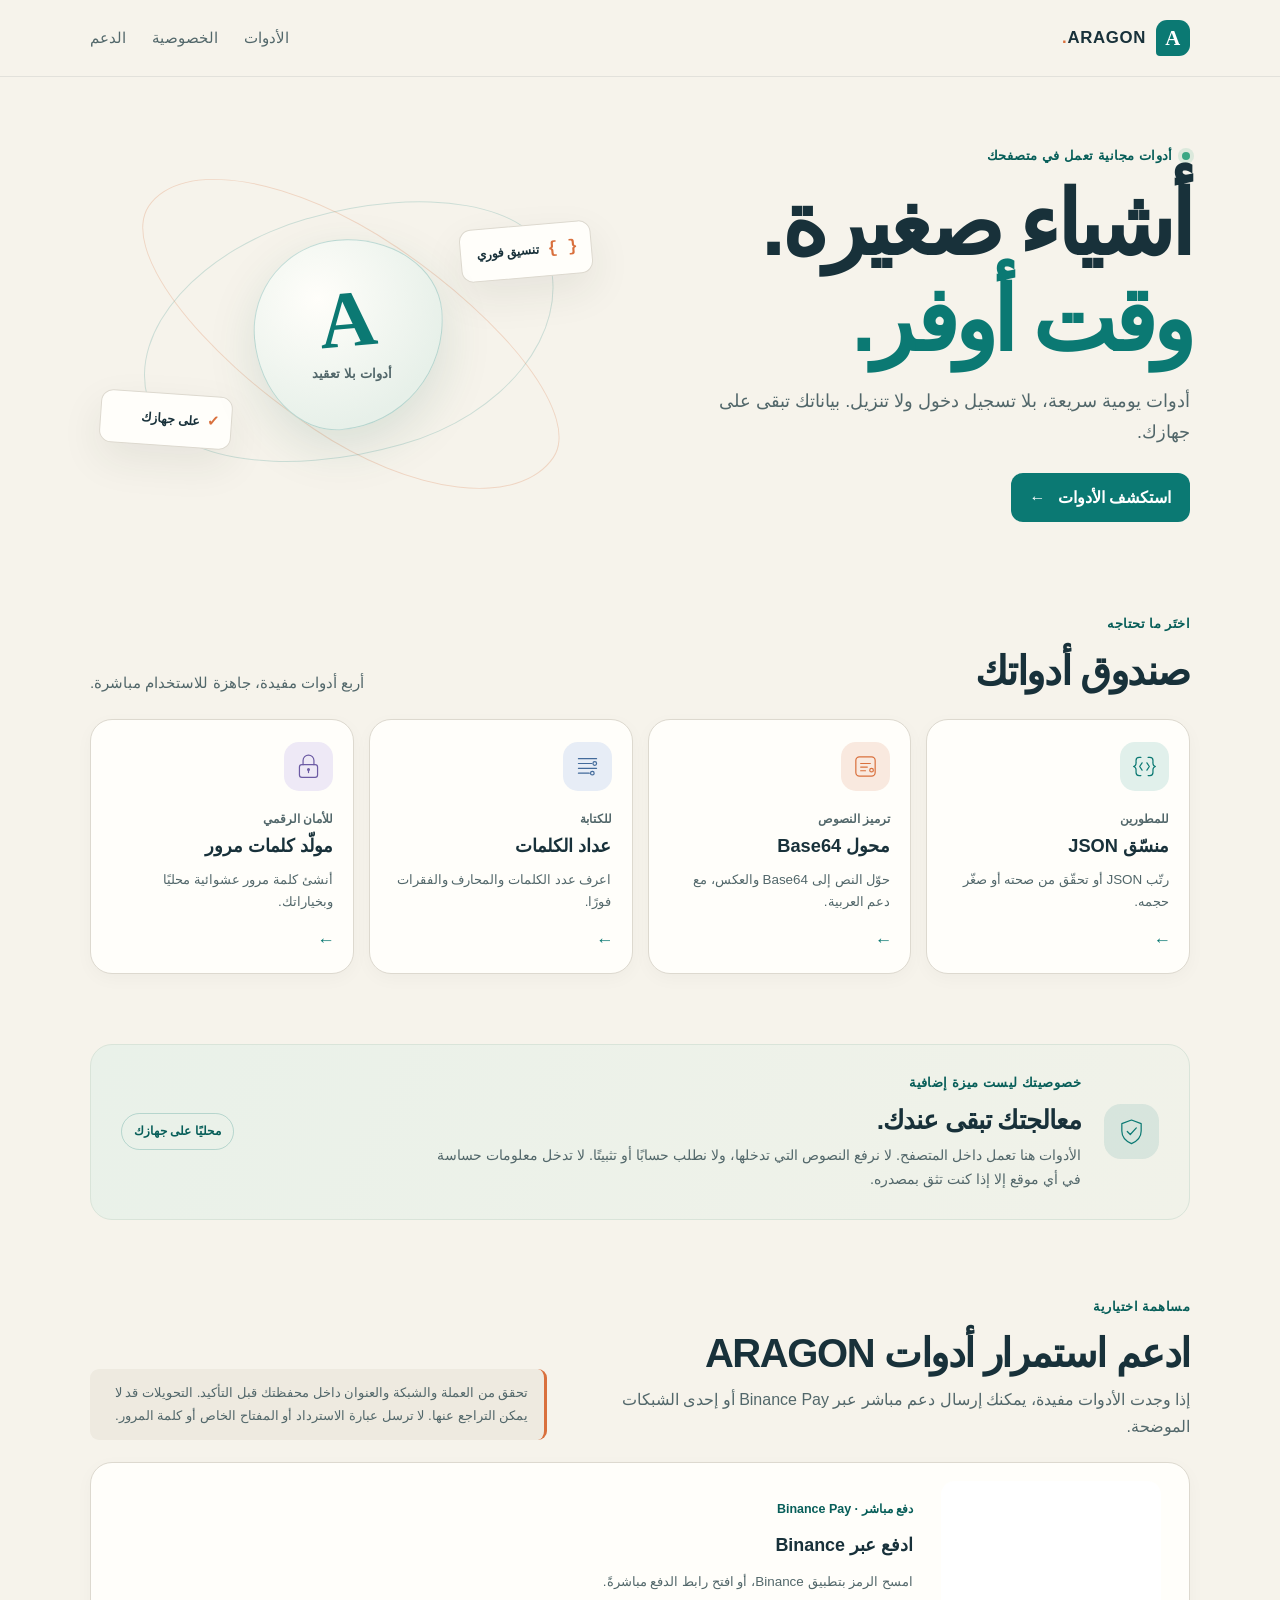
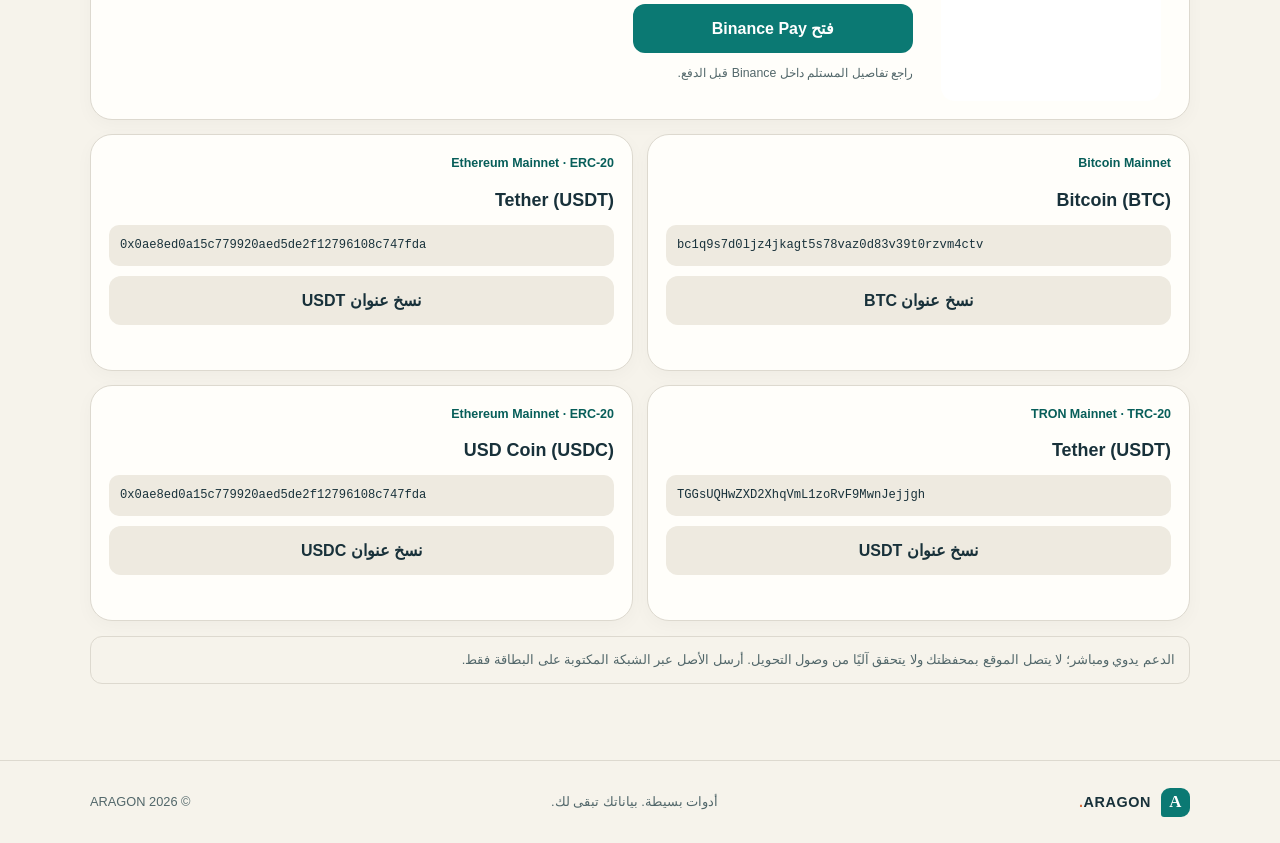
<file: index.html>
<!doctype html>
<html lang="ar" dir="rtl">
<head>
  <meta charset="utf-8">
  <meta name="viewport" content="width=device-width, initial-scale=1">
  <meta name="theme-color" content="#f6f3eb">
  <meta name="description" content="أدوات ويب مجانية وسريعة تحترم خصوصيتك. تعمل محليًا في متصفحك دون حساب أو خادم.">
  <meta http-equiv="Content-Security-Policy" content="default-src 'self'; base-uri 'self'; object-src 'none'; form-action 'none'; script-src 'self'; style-src 'self'; img-src 'self' data:; font-src 'self'; connect-src 'none'; frame-src 'none'">
  <title>ARAGON — أدوات صغيرة، إنجاز أسرع</title>
  <link rel="icon" href="./assets/img/favicon.svg" type="image/svg+xml">
  <link rel="stylesheet" href="./assets/css/site.css">
  <script src="./assets/js/shared.js" defer></script>
</head>
<body>
  <a class="skip-link" href="#main">تجاوز إلى المحتوى</a>
  <header class="site-header">
    <div class="header-inner">
      <a class="brand" href="./index.html" aria-label="ARAGON — الصفحة الرئيسية"><span class="brand-mark" aria-hidden="true">A</span><span>ARAGON<span class="brand-dot">.</span></span></a>
      <nav class="main-nav" aria-label="التنقل الرئيسي">
        <a class="nav-link" href="#tools">الأدوات</a>
        <a class="nav-link" href="#privacy">الخصوصية</a>
        <a class="nav-link" href="#support">الدعم</a>
      </nav>
    </div>
  </header>

  <main id="main">
    <section class="hero wrap" aria-labelledby="hero-title">
      <div class="hero-copy">
        <p class="eyebrow"><span class="status-dot" aria-hidden="true"></span> أدوات مجانية تعمل في متصفحك</p>
        <h1 id="hero-title">أشياء صغيرة.<br><span class="accent-text">وقت أوفر.</span></h1>
        <p class="hero-lede">أدوات يومية سريعة، بلا تسجيل دخول ولا تنزيل. بياناتك تبقى على جهازك.</p>
        <a class="button button-primary" href="#tools">استكشف الأدوات <span aria-hidden="true">←</span></a>
      </div>
      <div class="hero-art" aria-hidden="true">
        <div class="hero-orbit orbit-one"></div>
        <div class="hero-orbit orbit-two"></div>
        <div class="hero-note note-one"><span class="note-symbol">{ }</span><span>تنسيق فوري</span></div>
        <div class="hero-note note-two"><span class="note-symbol">✓</span><span>على جهازك</span></div>
        <div class="hero-center"><span class="hero-center-mark">A</span><span class="hero-center-caption">أدوات بلا تعقيد</span></div>
      </div>
    </section>

    <section class="tools-section wrap" id="tools" aria-labelledby="tools-title">
      <div class="section-heading">
        <div><p class="eyebrow">اختَر ما تحتاجه</p><h2 id="tools-title">صندوق أدواتك</h2></div>
        <p class="section-intro">أربع أدوات مفيدة، جاهزة للاستخدام مباشرة.</p>
      </div>
      <div class="tool-grid">
        <a class="tool-card card-teal" href="./tools/json/">
          <span class="tool-icon" aria-hidden="true"><svg viewBox="0 0 48 48"><path d="M18 9h-3a5 5 0 0 0-5 5v4a6 6 0 0 1-4 6 6 6 0 0 1 4 6v4a5 5 0 0 0 5 5h3M30 9h3a5 5 0 0 1 5 5v4a6 6 0 0 0 4 6 6 6 0 0 0-4 6v4a5 5 0 0 1-5 5h-3M20 18l-4 6 4 6M28 18l4 6-4 6"/></svg></span>
          <span class="tool-kicker">للمطورين</span><strong>منسّق JSON</strong><span class="tool-description">رتّب JSON أو تحقّق من صحته أو صغّر حجمه.</span><span class="tool-arrow" aria-hidden="true">←</span>
        </a>
        <a class="tool-card card-orange" href="./tools/base64/">
          <span class="tool-icon" aria-hidden="true"><svg viewBox="0 0 48 48"><path d="M8 14a6 6 0 0 1 6-6h20a6 6 0 0 1 6 6v20a6 6 0 0 1-6 6H14a6 6 0 0 1-6-6zM16 19h16M16 25h11M16 31h8"/><circle cx="34" cy="30" r="3"/></svg></span>
          <span class="tool-kicker">ترميز النصوص</span><strong>محول Base64</strong><span class="tool-description">حوّل النص إلى Base64 والعكس، مع دعم العربية.</span><span class="tool-arrow" aria-hidden="true">←</span>
        </a>
        <a class="tool-card card-blue" href="./tools/word-counter/">
          <span class="tool-icon" aria-hidden="true"><svg viewBox="0 0 48 48"><path d="M9 11h30M9 19h22M9 27h30M9 35h18"/><circle cx="36" cy="19" r="3"/><circle cx="32" cy="35" r="3"/></svg></span>
          <span class="tool-kicker">للكتابة</span><strong>عداد الكلمات</strong><span class="tool-description">اعرف عدد الكلمات والمحارف والفقرات فورًا.</span><span class="tool-arrow" aria-hidden="true">←</span>
        </a>
        <a class="tool-card card-violet" href="./tools/password/">
          <span class="tool-icon" aria-hidden="true"><svg viewBox="0 0 48 48"><rect x="9" y="21" width="30" height="21" rx="4"/><path d="M15 21v-7a9 9 0 0 1 18 0v7M24 29v5"/><circle cx="24" cy="29" r="1.5"/></svg></span>
          <span class="tool-kicker">للأمان الرقمي</span><strong>مولّد كلمات مرور</strong><span class="tool-description">أنشئ كلمة مرور عشوائية محليًا وبخياراتك.</span><span class="tool-arrow" aria-hidden="true">←</span>
        </a>
      </div>
    </section>

    <section class="privacy-section wrap" id="privacy" aria-labelledby="privacy-title">
      <div class="privacy-mark" aria-hidden="true"><svg viewBox="0 0 48 48"><path d="M24 5 8 11v12c0 10 7 17 16 21 9-4 16-11 16-21V11L24 5Z"/><path d="m17 24 5 5 10-11"/></svg></div>
      <div><p class="eyebrow">خصوصيتك ليست ميزة إضافية</p><h2 id="privacy-title">معالجتك تبقى عندك.</h2><p>الأدوات هنا تعمل داخل المتصفح. لا نرفع النصوص التي تدخلها، ولا نطلب حسابًا أو تثبيتًا. لا تدخل معلومات حساسة في أي موقع إلا إذا كنت تثق بمصدره.</p></div>
      <span class="privacy-tag">محليًا على جهازك</span>
    </section>

    <section class="support-section wrap" id="support" aria-labelledby="support-title">
      <div class="support-heading">
        <div><p class="eyebrow">مساهمة اختيارية</p><h2 id="support-title">ادعم استمرار أدوات ARAGON</h2><p>إذا وجدت الأدوات مفيدة، يمكنك إرسال دعم مباشر عبر Binance Pay أو إحدى الشبكات الموضحة.</p></div>
        <p class="support-warning">تحقق من العملة والشبكة والعنوان داخل محفظتك قبل التأكيد. التحويلات قد لا يمكن التراجع عنها. لا ترسل عبارة الاسترداد أو المفتاح الخاص أو كلمة المرور.</p>
      </div>
      <div class="support-grid">
        <article class="support-card support-card-binance">
          <a class="support-qr-link" href="https://app.binance.com/uni-qr/JHgYKwNN" target="_blank" rel="noopener noreferrer" aria-label="فتح رابط Binance Pay">
            <img src="./assets/img/binance-pay-qr.png" width="680" height="680" loading="lazy" decoding="async" alt="رمز QR لفتح صفحة Binance Pay">
          </a>
          <div class="support-binance-content">
            <p class="support-network">دفع مباشر · Binance Pay</p>
            <h3>ادفع عبر Binance</h3>
            <p class="support-description">امسح الرمز بتطبيق Binance، أو افتح رابط الدفع مباشرةً.</p>
            <a class="button button-primary support-button" href="https://app.binance.com/uni-qr/JHgYKwNN" target="_blank" rel="noopener noreferrer">فتح Binance Pay</a>
            <p class="support-copy-status" aria-live="polite">راجع تفاصيل المستلم داخل Binance قبل الدفع.</p>
          </div>
        </article>
        <article class="support-card" data-address-card>
          <p class="support-network">Bitcoin Mainnet</p>
          <h3>Bitcoin (BTC)</h3>
          <code class="wallet-address" dir="ltr">bc1q9s7d0ljz4jkagt5s78vaz0d83v39t0rzvm4ctv</code>
          <button class="button button-secondary support-button" type="button" data-copy-address="bc1q9s7d0ljz4jkagt5s78vaz0d83v39t0rzvm4ctv">نسخ عنوان BTC</button>
          <p class="support-copy-status" data-copy-status aria-live="polite"></p>
        </article>
        <article class="support-card" data-address-card>
          <p class="support-network">Ethereum Mainnet · ERC-20</p>
          <h3>Tether (USDT)</h3>
          <code class="wallet-address" dir="ltr">0x0ae8ed0a15c779920aed5de2f12796108c747fda</code>
          <button class="button button-secondary support-button" type="button" data-copy-address="0x0ae8ed0a15c779920aed5de2f12796108c747fda">نسخ عنوان USDT</button>
          <p class="support-copy-status" data-copy-status aria-live="polite"></p>
        </article>
        <article class="support-card" data-address-card>
          <p class="support-network">TRON Mainnet · TRC-20</p>
          <h3>Tether (USDT)</h3>
          <code class="wallet-address" dir="ltr">TGGsUQHwZXD2XhqVmL1zoRvF9MwnJejjgh</code>
          <button class="button button-secondary support-button" type="button" data-copy-address="TGGsUQHwZXD2XhqVmL1zoRvF9MwnJejjgh">نسخ عنوان USDT</button>
          <p class="support-copy-status" data-copy-status aria-live="polite"></p>
        </article>
        <article class="support-card" data-address-card>
          <p class="support-network">Ethereum Mainnet · ERC-20</p>
          <h3>USD Coin (USDC)</h3>
          <code class="wallet-address" dir="ltr">0x0ae8ed0a15c779920aed5de2f12796108c747fda</code>
          <button class="button button-secondary support-button" type="button" data-copy-address="0x0ae8ed0a15c779920aed5de2f12796108c747fda">نسخ عنوان USDC</button>
          <p class="support-copy-status" data-copy-status aria-live="polite"></p>
        </article>
      </div>
      <p class="support-disclaimer">الدعم يدوي ومباشر؛ لا يتصل الموقع بمحفظتك ولا يتحقق آليًا من وصول التحويل. أرسل الأصل عبر الشبكة المكتوبة على البطاقة فقط.</p>
    </section>
  </main>

  <footer class="site-footer">
    <div class="footer-inner"><a class="brand footer-brand" href="./index.html"><span class="brand-mark" aria-hidden="true">A</span><span>ARAGON<span class="brand-dot">.</span></span></a><p>أدوات بسيطة. بياناتك تبقى لك.</p><span class="footer-year">© <span data-year></span> ARAGON</span></div>
  </footer>
</body>
</html>
</file>
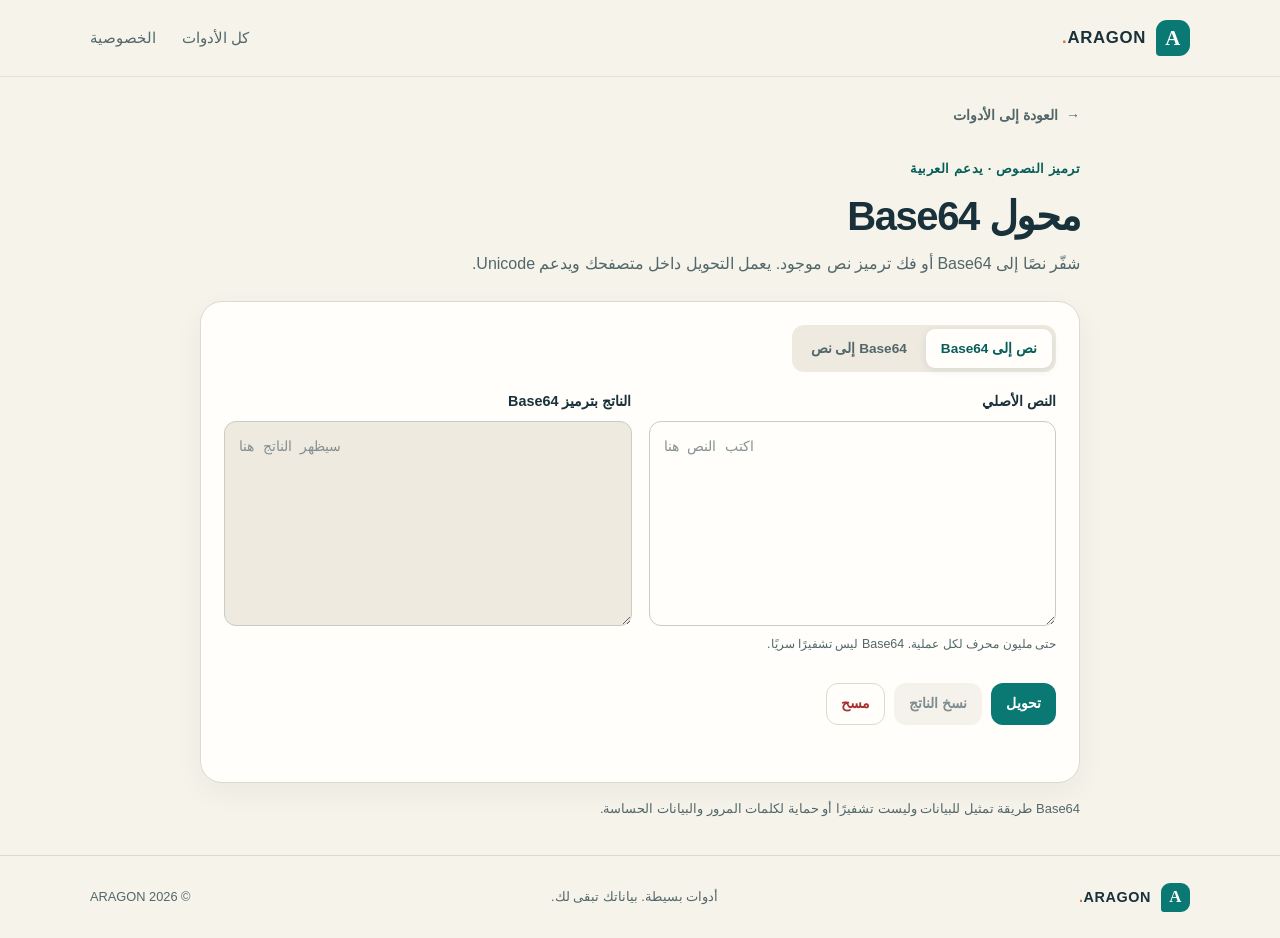
<file: tools/base64/index.html>
<!doctype html>
<html lang="ar" dir="rtl">
<head>
  <meta charset="utf-8">
  <meta name="viewport" content="width=device-width, initial-scale=1">
  <meta name="theme-color" content="#f6f3eb">
  <meta name="description" content="حوّل النص إلى Base64 أو فك ترميزه مع دعم العربية وUnicode، مباشرة في المتصفح.">
  <meta http-equiv="Content-Security-Policy" content="default-src 'self'; base-uri 'self'; object-src 'none'; form-action 'none'; script-src 'self'; style-src 'self'; img-src 'self' data:; font-src 'self'; connect-src 'none'; frame-src 'none'">
  <title>محول Base64 — ARAGON</title>
  <link rel="icon" href="../../assets/img/favicon.svg" type="image/svg+xml">
  <link rel="stylesheet" href="../../assets/css/site.css">
  <script src="../../assets/js/shared.js" defer></script>
  <script src="./app.js" defer></script>
</head>
<body class="tool-page">
  <a class="skip-link" href="#main">تجاوز إلى المحتوى</a>
  <header class="site-header"><div class="header-inner"><a class="brand" href="../../index.html" aria-label="ARAGON — الصفحة الرئيسية"><span class="brand-mark" aria-hidden="true">A</span><span>ARAGON<span class="brand-dot">.</span></span></a><nav class="main-nav" aria-label="التنقل الرئيسي"><a class="nav-link" href="../../index.html#tools">كل الأدوات</a><a class="nav-link" href="../../index.html#privacy">الخصوصية</a></nav></div></header>
  <main id="main" class="tool-wrap">
    <div class="tool-topline"><a class="back-link" href="../../index.html#tools"><span aria-hidden="true">→</span> العودة إلى الأدوات</a></div>
    <section class="tool-hero"><p class="eyebrow">ترميز النصوص · يدعم العربية</p><h1>محول Base64</h1><p>شفّر نصًا إلى Base64 أو فك ترميز نص موجود. يعمل التحويل داخل متصفحك ويدعم Unicode.</p></section>
    <section class="tool-panel" aria-label="محول Base64">
      <div class="mode-tabs" role="group" aria-label="اتجاه التحويل"><button class="mode-button" id="encode-mode" type="button" aria-pressed="true">نص إلى Base64</button><button class="mode-button" id="decode-mode" type="button" aria-pressed="false">Base64 إلى نص</button></div>
      <div class="editor-grid">
        <div><label class="form-label" id="source-label" for="base64-input">النص الأصلي</label><textarea class="text-field" id="base64-input" dir="auto" spellcheck="false" placeholder="اكتب النص هنا" autocomplete="off" aria-describedby="base64-hint"></textarea><p class="form-hint" id="base64-hint">حتى مليون محرف لكل عملية. Base64 ليس تشفيرًا سريًا.</p></div>
        <div><label class="form-label" id="result-label" for="base64-output">الناتج بترميز Base64</label><textarea class="text-field" id="base64-output" dir="auto" spellcheck="false" readonly placeholder="سيظهر الناتج هنا" aria-label="ناتج التحويل"></textarea></div>
      </div>
      <div class="editor-actions"><button class="button button-primary" type="button" id="convert-button">تحويل</button><button class="button button-secondary" type="button" id="copy-button" disabled>نسخ الناتج</button><button class="button button-danger" type="button" id="clear-button">مسح</button></div>
      <p class="status-message" id="base64-status" role="status" aria-live="polite"></p>
    </section>
    <p class="tool-note">Base64 طريقة تمثيل للبيانات وليست تشفيرًا أو حماية لكلمات المرور والبيانات الحساسة.</p>
  </main>
  <footer class="site-footer tool-footer"><div class="footer-inner"><a class="brand footer-brand" href="../../index.html"><span class="brand-mark" aria-hidden="true">A</span><span>ARAGON<span class="brand-dot">.</span></span></a><p>أدوات بسيطة. بياناتك تبقى لك.</p><span class="footer-year">© <span data-year></span> ARAGON</span></div></footer>
</body>
</html>
</file>
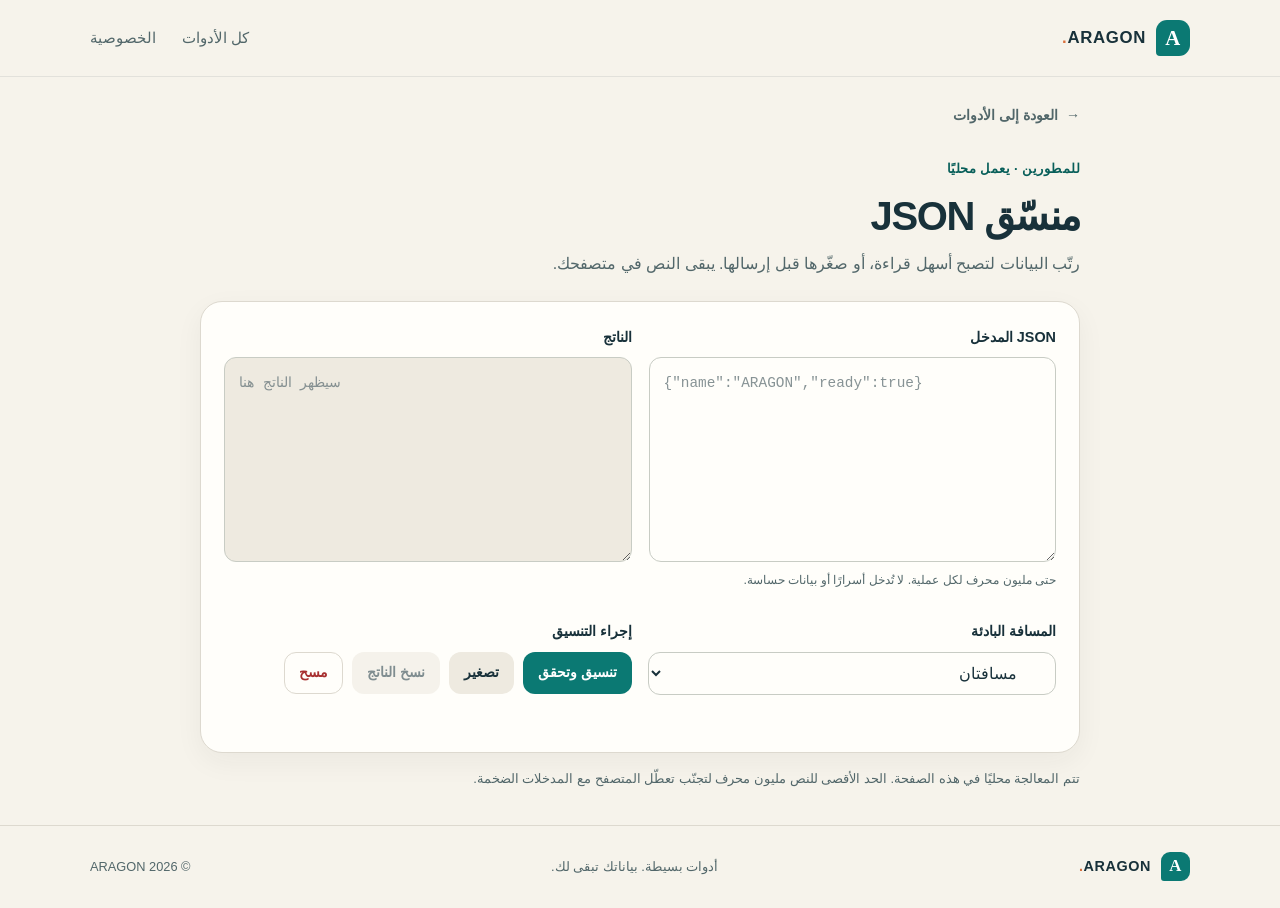
<file: tools/json/index.html>
<!doctype html>
<html lang="ar" dir="rtl">
<head>
  <meta charset="utf-8">
  <meta name="viewport" content="width=device-width, initial-scale=1">
  <meta name="theme-color" content="#f6f3eb">
  <meta name="description" content="نسّق JSON أو تحقّق من صحته أو صغّر حجمه داخل متصفحك.">
  <meta http-equiv="Content-Security-Policy" content="default-src 'self'; base-uri 'self'; object-src 'none'; form-action 'none'; script-src 'self'; style-src 'self'; img-src 'self' data:; font-src 'self'; connect-src 'none'; frame-src 'none'">
  <title>منسّق JSON — ARAGON</title>
  <link rel="icon" href="../../assets/img/favicon.svg" type="image/svg+xml">
  <link rel="stylesheet" href="../../assets/css/site.css">
  <script src="../../assets/js/shared.js" defer></script>
  <script src="./app.js" defer></script>
</head>
<body class="tool-page">
  <a class="skip-link" href="#main">تجاوز إلى المحتوى</a>
  <header class="site-header"><div class="header-inner"><a class="brand" href="../../index.html" aria-label="ARAGON — الصفحة الرئيسية"><span class="brand-mark" aria-hidden="true">A</span><span>ARAGON<span class="brand-dot">.</span></span></a><nav class="main-nav" aria-label="التنقل الرئيسي"><a class="nav-link" href="../../index.html#tools">كل الأدوات</a><a class="nav-link" href="../../index.html#privacy">الخصوصية</a></nav></div></header>
  <main id="main" class="tool-wrap">
    <div class="tool-topline"><a class="back-link" href="../../index.html#tools"><span aria-hidden="true">→</span> العودة إلى الأدوات</a></div>
    <section class="tool-hero"><p class="eyebrow">للمطورين · يعمل محليًا</p><h1>منسّق JSON</h1><p>رتّب البيانات لتصبح أسهل قراءة، أو صغّرها قبل إرسالها. يبقى النص في متصفحك.</p></section>
    <section class="tool-panel" aria-label="محرر JSON">
      <div class="editor-grid">
        <div><label class="form-label" for="json-input">JSON المدخل</label><textarea class="text-field" id="json-input" dir="auto" spellcheck="false" placeholder='{"name":"ARAGON","ready":true}' aria-describedby="json-hint" autocomplete="off"></textarea><p class="form-hint" id="json-hint">حتى مليون محرف لكل عملية. لا تُدخل أسرارًا أو بيانات حساسة.</p></div>
        <div><label class="form-label" for="json-output">الناتج</label><textarea class="text-field" id="json-output" dir="auto" spellcheck="false" readonly placeholder="سيظهر الناتج هنا" aria-label="ناتج JSON"></textarea></div>
      </div>
      <div class="field-grid editor-controls-grid">
        <div class="field-group"><label class="form-label" for="indent-size">المسافة البادئة</label><select class="select-field" id="indent-size"><option value="2">مسافتان</option><option value="4">أربع مسافات</option><option value="tab">Tab</option></select></div>
        <div class="field-group"><span class="form-label">إجراء التنسيق</span><div class="editor-actions editor-actions-compact"><button class="button button-primary" type="button" id="format-button">تنسيق وتحقق</button><button class="button button-secondary" type="button" id="minify-button">تصغير</button><button class="button button-secondary" type="button" id="copy-button" disabled>نسخ الناتج</button><button class="button button-danger" type="button" id="clear-button">مسح</button></div></div>
      </div>
      <p class="status-message" id="json-status" role="status" aria-live="polite"></p>
    </section>
    <p class="tool-note">تتم المعالجة محليًا في هذه الصفحة. الحد الأقصى للنص مليون محرف لتجنّب تعطّل المتصفح مع المدخلات الضخمة.</p>
  </main>
  <footer class="site-footer tool-footer"><div class="footer-inner"><a class="brand footer-brand" href="../../index.html"><span class="brand-mark" aria-hidden="true">A</span><span>ARAGON<span class="brand-dot">.</span></span></a><p>أدوات بسيطة. بياناتك تبقى لك.</p><span class="footer-year">© <span data-year></span> ARAGON</span></div></footer>
</body>
</html>
</file>
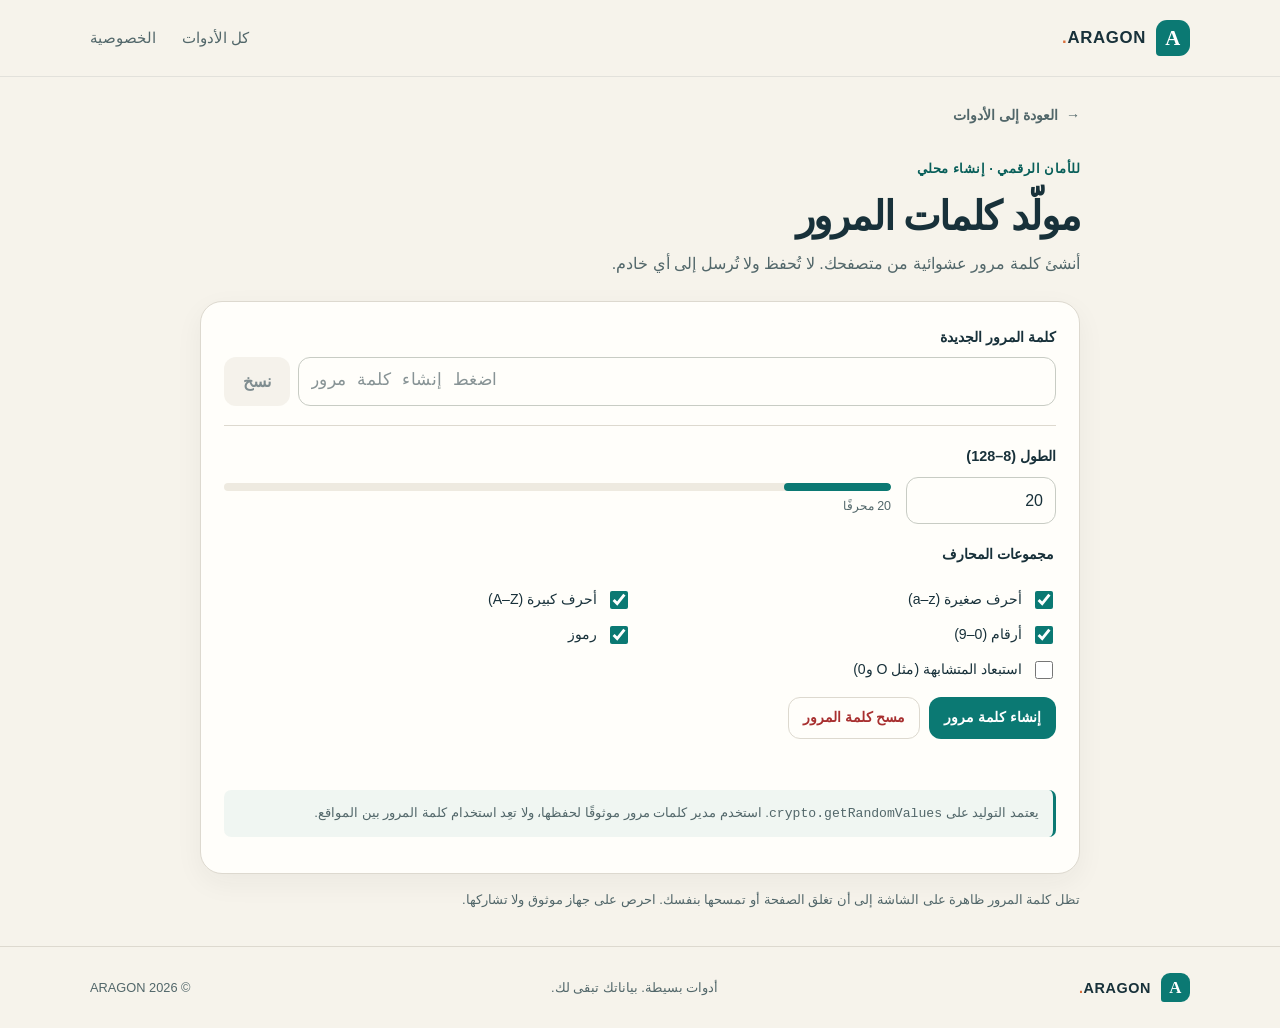
<file: tools/password/index.html>
<!doctype html>
<html lang="ar" dir="rtl">
<head>
  <meta charset="utf-8">
  <meta name="viewport" content="width=device-width, initial-scale=1">
  <meta name="theme-color" content="#f6f3eb">
  <meta name="description" content="أنشئ كلمة مرور عشوائية باستخدام مولد الأرقام الآمن في متصفحك، دون إرسالها إلى خادم.">
  <meta http-equiv="Content-Security-Policy" content="default-src 'self'; base-uri 'self'; object-src 'none'; form-action 'none'; script-src 'self'; style-src 'self'; img-src 'self' data:; font-src 'self'; connect-src 'none'; frame-src 'none'">
  <title>مولّد كلمات المرور — ARAGON</title>
  <link rel="icon" href="../../assets/img/favicon.svg" type="image/svg+xml">
  <link rel="stylesheet" href="../../assets/css/site.css">
  <script src="../../assets/js/shared.js" defer></script>
  <script src="./app.js" defer></script>
</head>
<body class="tool-page">
  <a class="skip-link" href="#main">تجاوز إلى المحتوى</a>
  <header class="site-header"><div class="header-inner"><a class="brand" href="../../index.html" aria-label="ARAGON — الصفحة الرئيسية"><span class="brand-mark" aria-hidden="true">A</span><span>ARAGON<span class="brand-dot">.</span></span></a><nav class="main-nav" aria-label="التنقل الرئيسي"><a class="nav-link" href="../../index.html#tools">كل الأدوات</a><a class="nav-link" href="../../index.html#privacy">الخصوصية</a></nav></div></header>
  <main id="main" class="tool-wrap">
    <div class="tool-topline"><a class="back-link" href="../../index.html#tools"><span aria-hidden="true">→</span> العودة إلى الأدوات</a></div>
    <section class="tool-hero"><p class="eyebrow">للأمان الرقمي · إنشاء محلي</p><h1>مولّد كلمات المرور</h1><p>أنشئ كلمة مرور عشوائية من متصفحك. لا تُحفظ ولا تُرسل إلى أي خادم.</p></section>
    <section class="tool-panel" aria-label="خيارات مولّد كلمات المرور">
      <label class="form-label" for="password-output">كلمة المرور الجديدة</label>
      <div class="password-output-wrap"><input class="field password-output" id="password-output" type="text" readonly autocomplete="off" spellcheck="false" placeholder="اضغط إنشاء كلمة مرور" dir="ltr" aria-describedby="password-hint"><button class="button button-secondary" type="button" id="copy-button" disabled>نسخ</button></div>
      <div class="password-options">
        <div class="field-group"><label class="form-label" for="password-length">الطول (8–128)</label><div class="length-row"><input class="field" id="password-length" type="number" min="8" max="128" value="20" inputmode="numeric"><div><div class="strength-track" aria-hidden="true"><div class="strength-bar" id="length-bar"></div></div><span class="form-hint" id="length-description">20 محرفًا</span></div></div></div>
        <fieldset class="fieldset-plain"><legend class="form-label">مجموعات المحارف</legend><div class="checkbox-grid">
          <label class="checkbox-label"><input id="lowercase" type="checkbox" checked> أحرف صغيرة (a–z)</label>
          <label class="checkbox-label"><input id="uppercase" type="checkbox" checked> أحرف كبيرة (A–Z)</label>
          <label class="checkbox-label"><input id="digits" type="checkbox" checked> أرقام (0–9)</label>
          <label class="checkbox-label"><input id="symbols" type="checkbox" checked> رموز</label>
          <label class="checkbox-label"><input id="exclude-ambiguous" type="checkbox"> استبعاد المتشابهة (مثل O و0)</label>
        </div></fieldset>
      </div>
      <div class="editor-actions"><button class="button button-primary" type="button" id="generate-button">إنشاء كلمة مرور</button><button class="button button-danger" type="button" id="clear-button">مسح كلمة المرور</button></div>
      <p class="status-message" id="password-status" role="status" aria-live="polite"></p>
      <p class="security-note" id="password-hint">يعتمد التوليد على <code>crypto.getRandomValues</code>. استخدم مدير كلمات مرور موثوقًا لحفظها، ولا تعِد استخدام كلمة المرور بين المواقع.</p>
    </section>
    <p class="tool-note">تظل كلمة المرور ظاهرة على الشاشة إلى أن تغلق الصفحة أو تمسحها بنفسك. احرص على جهاز موثوق ولا تشاركها.</p>
  </main>
  <footer class="site-footer tool-footer"><div class="footer-inner"><a class="brand footer-brand" href="../../index.html"><span class="brand-mark" aria-hidden="true">A</span><span>ARAGON<span class="brand-dot">.</span></span></a><p>أدوات بسيطة. بياناتك تبقى لك.</p><span class="footer-year">© <span data-year></span> ARAGON</span></div></footer>
</body>
</html>
</file>
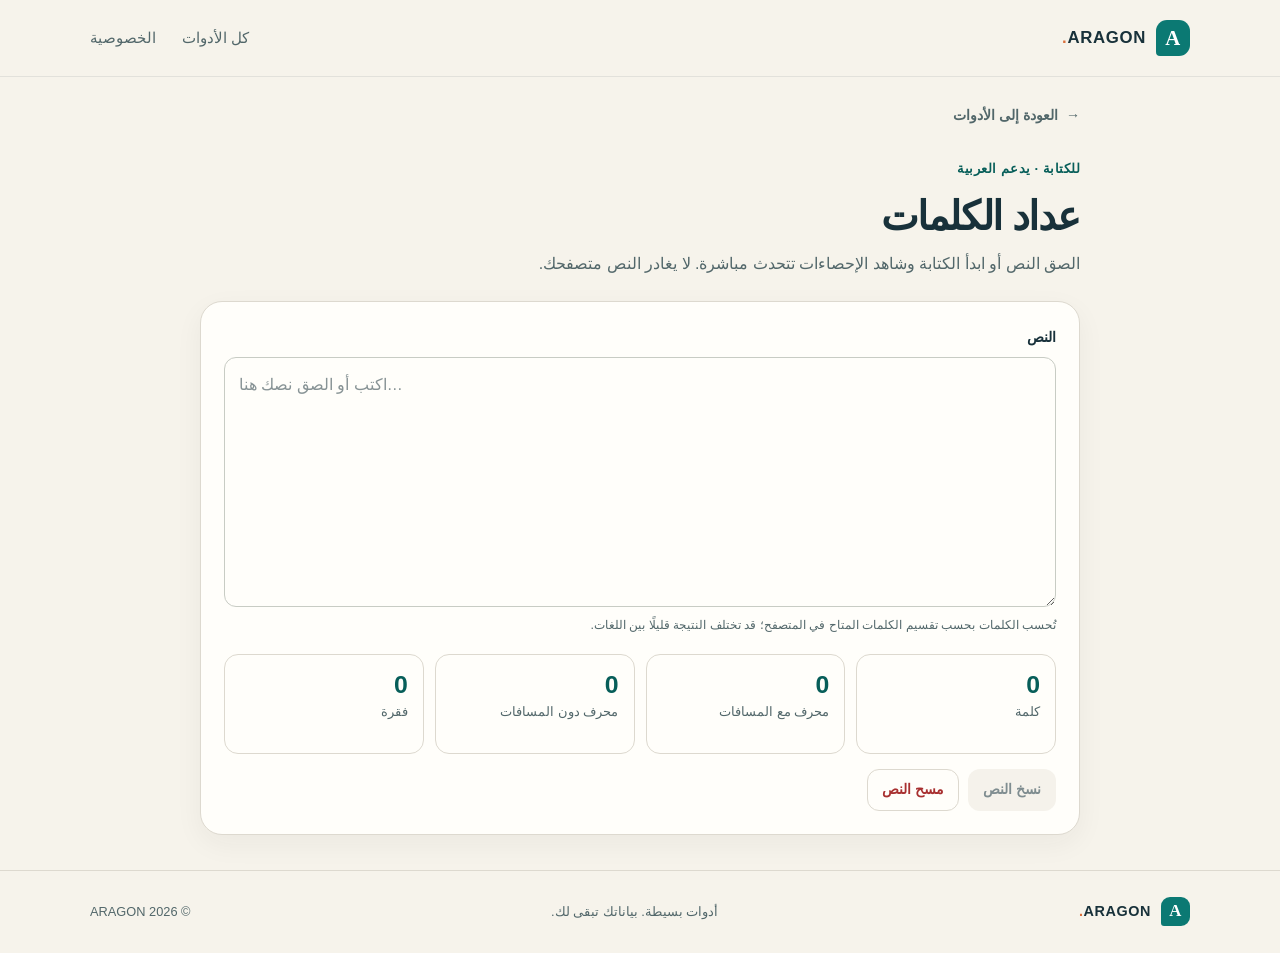
<file: tools/word-counter/index.html>
<!doctype html>
<html lang="ar" dir="rtl">
<head>
  <meta charset="utf-8">
  <meta name="viewport" content="width=device-width, initial-scale=1">
  <meta name="theme-color" content="#f6f3eb">
  <meta name="description" content="احسب الكلمات والمحارف والفقرات في النص العربي أو غيره فورًا داخل المتصفح.">
  <meta http-equiv="Content-Security-Policy" content="default-src 'self'; base-uri 'self'; object-src 'none'; form-action 'none'; script-src 'self'; style-src 'self'; img-src 'self' data:; font-src 'self'; connect-src 'none'; frame-src 'none'">
  <title>عداد الكلمات — ARAGON</title>
  <link rel="icon" href="../../assets/img/favicon.svg" type="image/svg+xml">
  <link rel="stylesheet" href="../../assets/css/site.css">
  <script src="../../assets/js/shared.js" defer></script>
  <script src="./app.js" defer></script>
</head>
<body class="tool-page">
  <a class="skip-link" href="#main">تجاوز إلى المحتوى</a>
  <header class="site-header"><div class="header-inner"><a class="brand" href="../../index.html" aria-label="ARAGON — الصفحة الرئيسية"><span class="brand-mark" aria-hidden="true">A</span><span>ARAGON<span class="brand-dot">.</span></span></a><nav class="main-nav" aria-label="التنقل الرئيسي"><a class="nav-link" href="../../index.html#tools">كل الأدوات</a><a class="nav-link" href="../../index.html#privacy">الخصوصية</a></nav></div></header>
  <main id="main" class="tool-wrap">
    <div class="tool-topline"><a class="back-link" href="../../index.html#tools"><span aria-hidden="true">→</span> العودة إلى الأدوات</a></div>
    <section class="tool-hero"><p class="eyebrow">للكتابة · يدعم العربية</p><h1>عداد الكلمات</h1><p>الصق النص أو ابدأ الكتابة وشاهد الإحصاءات تتحدث مباشرة. لا يغادر النص متصفحك.</p></section>
    <section class="tool-panel" aria-label="عداد النص">
      <label class="form-label" for="counter-input">النص</label><textarea class="text-field counter-field" id="counter-input" dir="auto" placeholder="اكتب أو الصق نصك هنا…" autocomplete="off" spellcheck="true" aria-describedby="counter-hint"></textarea><p class="form-hint" id="counter-hint">تُحسب الكلمات بحسب تقسيم الكلمات المتاح في المتصفح؛ قد تختلف النتيجة قليلًا بين اللغات.</p>
      <div class="stats-grid" aria-live="polite" aria-atomic="true">
        <div class="stat-card"><span class="stat-value" id="words-count">0</span><span class="stat-label">كلمة</span></div>
        <div class="stat-card"><span class="stat-value" id="chars-count">0</span><span class="stat-label">محرف مع المسافات</span></div>
        <div class="stat-card"><span class="stat-value" id="chars-no-spaces">0</span><span class="stat-label">محرف دون المسافات</span></div>
        <div class="stat-card"><span class="stat-value" id="paragraphs-count">0</span><span class="stat-label">فقرة</span></div>
      </div>
      <div class="editor-actions"><button class="button button-secondary" type="button" id="copy-button" disabled>نسخ النص</button><button class="button button-danger" type="button" id="clear-button">مسح النص</button><span class="status-message" id="counter-status" role="status" aria-live="polite"></span></div>
    </section>
  </main>
  <footer class="site-footer tool-footer"><div class="footer-inner"><a class="brand footer-brand" href="../../index.html"><span class="brand-mark" aria-hidden="true">A</span><span>ARAGON<span class="brand-dot">.</span></span></a><p>أدوات بسيطة. بياناتك تبقى لك.</p><span class="footer-year">© <span data-year></span> ARAGON</span></div></footer>
</body>
</html>
</file>
<file: assets/css/site.css>
@charset "UTF-8";
:root {
  color-scheme: light;
  --paper: #f6f3eb;
  --surface: #fffefa;
  --surface-soft: #eeeae0;
  --ink: #18313a;
  --muted: #52676a;
  --line: #ddd9cf;
  --teal: #0b7973;
  --teal-dark: #075e59;
  --orange: #d9703d;
  --blue: #436b9b;
  --violet: #6c5ba4;
  --success: #176b3b;
  --danger: #a83030;
  --focus: #ed9c57;
  --shadow: 0 16px 42px rgb(33 45 39 / 8%);
  --radius: 22px;
  --font: "Segoe UI", Tahoma, Arial, sans-serif;
}
* { box-sizing: border-box; }
html { scroll-behavior: smooth; }
body { margin: 0; background: var(--paper); color: var(--ink); font-family: var(--font); line-height: 1.7; }
a { color: inherit; }
button, input, select, textarea { font: inherit; }
button { cursor: pointer; }
:focus-visible { outline: 3px solid var(--focus); outline-offset: 3px; }
.skip-link { position: absolute; inset-block-start: 8px; inset-inline-start: 8px; z-index: 20; transform: translateY(-150%); padding: 9px 14px; border-radius: 8px; background: var(--ink); color: white; }
.skip-link:focus { transform: translateY(0); }
.wrap { width: min(1100px, calc(100% - 40px)); margin-inline: auto; }
.site-header { border-bottom: 1px solid rgb(24 49 58 / 9%); }
.header-inner, .footer-inner { width: min(1100px, calc(100% - 40px)); min-height: 76px; margin-inline: auto; display: flex; align-items: center; justify-content: space-between; gap: 24px; }
.brand { display: inline-flex; align-items: center; gap: 10px; text-decoration: none; font-size: 1.05rem; font-weight: 850; letter-spacing: .04em; }
.brand-mark { display: inline-grid; width: 34px; aspect-ratio: 1; place-items: center; border-radius: 11px 11px 11px 4px; background: var(--teal); color: #fff; font-family: Georgia, serif; font-size: 1.3rem; font-weight: 700; }
.brand-dot { color: var(--orange); }
.main-nav { display: flex; align-items: center; gap: 26px; }
.nav-link { color: var(--muted); text-decoration: none; font-size: .94rem; }
.nav-link:hover, .back-link:hover { color: var(--teal); }
.hero { min-height: 475px; display: grid; grid-template-columns: 1.03fr .97fr; align-items: center; gap: 32px; padding-block: 58px 50px; }
.hero-copy { padding-block: 10px; }
.eyebrow { margin: 0 0 10px; color: var(--teal-dark); font-size: .82rem; font-weight: 800; letter-spacing: .035em; }
.status-dot { display: inline-block; width: 8px; height: 8px; margin-inline-end: 5px; border-radius: 50%; background: #38a783; box-shadow: 0 0 0 4px rgb(56 167 131 / 14%); }
h1, h2, h3, p { margin-block-start: 0; }
.hero h1 { margin-block: 0 17px; font-size: clamp(3rem, 7vw, 5.55rem); line-height: 1.08; letter-spacing: -.055em; }
.accent-text { color: var(--teal); }
.hero-lede { max-width: 490px; margin-block-end: 26px; color: var(--muted); font-size: 1.12rem; }
.button { min-height: 47px; padding: 10px 18px; display: inline-flex; align-items: center; justify-content: center; gap: 12px; border: 1px solid transparent; border-radius: 12px; font-weight: 750; text-decoration: none; transition: transform .18s ease, background-color .18s ease; }
.button:hover { transform: translateY(-2px); }
.button-primary { background: var(--teal); color: #fff; }
.button-primary:hover { background: var(--teal-dark); }
.button-secondary { background: var(--surface-soft); color: var(--ink); }
.button-secondary:hover { background: var(--line); }
.button-danger { color: var(--danger); background: transparent; border-color: var(--line); }
.button-danger:hover { background: rgb(168 48 48 / 6%); }
.button:disabled { opacity: .55; cursor: not-allowed; transform: none; }
.hero-art { position: relative; min-height: 330px; display: grid; place-items: center; isolation: isolate; }
.hero-orbit { position: absolute; inset: 13% 9%; z-index: -1; border: 1px solid rgb(11 121 115 / 18%); border-radius: 48% 52% 45% 55% / 53% 44% 56% 47%; transform: rotate(-16deg); }
.orbit-two { inset: 20% 4%; border-color: rgb(217 112 61 / 23%); transform: rotate(34deg); }
.hero-center { width: 190px; height: 190px; display: flex; flex-direction: column; align-items: center; justify-content: center; gap: 8px; border: 1px solid rgb(11 121 115 / 22%); border-radius: 48% 52% 58% 42% / 48% 42% 58% 52%; background: radial-gradient(circle at 35% 30%, #fffefa, #e7f0e9 72%); box-shadow: 0 18px 50px rgb(23 90 77 / 13%); transform: rotate(-5deg); }
.hero-center-mark { color: var(--teal); font: 700 5rem/.9 Georgia, serif; }
.hero-center-caption { color: var(--muted); font-size: .8rem; font-weight: 700; transform: rotate(5deg); }
.hero-note { position: absolute; min-width: 132px; padding: 11px 13px; display: flex; align-items: center; gap: 9px; border: 1px solid var(--line); border-radius: 12px; background: var(--surface); box-shadow: var(--shadow); font-size: .78rem; font-weight: 750; }
.note-one { inset-block-start: 17%; inset-inline-start: 3%; transform: rotate(-5deg); }
.note-two { inset-block-end: 16%; inset-inline-end: 2%; transform: rotate(4deg); }
.note-symbol { color: var(--orange); font-family: monospace; font-size: 1.05rem; }
.tools-section { padding-block: 31px 70px; scroll-margin-top: 24px; }
.section-heading { margin-block-end: 23px; display: flex; align-items: end; justify-content: space-between; gap: 20px; }
.section-heading h2, .privacy-section h2, .tool-hero h1 { margin-block: 0; font-size: clamp(1.8rem, 3.8vw, 2.5rem); line-height: 1.25; letter-spacing: -.035em; }
.section-intro { max-width: 360px; margin: 0; color: var(--muted); font-size: .95rem; }
.tool-grid { display: grid; grid-template-columns: repeat(4, minmax(0, 1fr)); gap: 15px; }
.tool-card { min-height: 255px; position: relative; padding: 22px 20px 25px; display: flex; flex-direction: column; align-items: flex-start; border: 1px solid var(--line); border-radius: var(--radius); background: var(--surface); text-decoration: none; box-shadow: 0 5px 18px rgb(33 45 39 / 3%); transition: transform .18s ease, box-shadow .18s ease, border-color .18s ease; }
.tool-card:hover { transform: translateY(-5px); box-shadow: var(--shadow); border-color: rgb(11 121 115 / 35%); }
.tool-icon { width: 49px; height: 49px; margin-block-end: 18px; display: grid; place-items: center; border-radius: 15px; background: #e1f0eb; color: var(--teal); }
.tool-icon svg, .privacy-mark svg { width: 29px; fill: none; stroke: currentColor; stroke-width: 2; stroke-linecap: round; stroke-linejoin: round; }
.card-orange .tool-icon { color: var(--orange); background: #f9e9df; }
.card-blue .tool-icon { color: var(--blue); background: #e7edf6; }
.card-violet .tool-icon { color: var(--violet); background: #eee9f6; }
.tool-kicker { margin-block-end: 3px; color: var(--muted); font-size: .73rem; font-weight: 750; }
.tool-card strong { margin-block-end: 7px; font-size: 1.14rem; }
.tool-description { max-width: 235px; color: var(--muted); font-size: .84rem; line-height: 1.6; }
.tool-arrow { position: absolute; inset-block-end: 17px; inset-inline-start: 18px; color: var(--teal); font-size: 1.1rem; transition: transform .18s ease; }
.tool-card:hover .tool-arrow { transform: translateX(-4px); }
.privacy-section { margin-block: 0 76px; padding: 27px 30px; display: grid; grid-template-columns: 58px 1fr auto; align-items: center; gap: 20px; border: 1px solid #d9e4d9; border-radius: var(--radius); background: linear-gradient(115deg, #e9f1e9, #f1f2e9); scroll-margin-top: 24px; }
.privacy-mark { width: 55px; height: 55px; display: grid; place-items: center; border-radius: 17px; background: rgb(11 121 115 / 11%); color: var(--teal); }
.privacy-section h2 { margin-block-end: 6px; font-size: 1.65rem; }
.privacy-section p:not(.eyebrow) { max-width: 650px; margin: 0; color: var(--muted); font-size: .9rem; }
.privacy-tag { padding: 7px 12px; border: 1px solid rgb(11 121 115 / 23%); border-radius: 99px; color: var(--teal-dark); font-size: .78rem; font-weight: 750; white-space: nowrap; }
.support-section { margin-block-end: 76px; scroll-margin-top: 24px; }
.support-heading { margin-block-end: 22px; display: grid; grid-template-columns: 1.15fr .85fr; align-items: end; gap: 24px; }
.support-heading h2 { margin-block: 0 8px; font-size: clamp(1.8rem, 3.8vw, 2.5rem); line-height: 1.25; letter-spacing: -.035em; }
.support-heading > div > p:last-child { margin: 0; color: var(--muted); }
.support-warning { margin: 0; padding: 13px 16px; border-inline-start: 3px solid var(--orange); border-radius: 9px; background: var(--surface-soft); color: var(--muted); font-size: .84rem; }
.support-grid { display: grid; grid-template-columns: repeat(2, minmax(0, 1fr)); gap: 14px; }
.support-card { min-width: 0; padding: 18px; display: flex; flex-direction: column; align-items: stretch; gap: 10px; border: 1px solid var(--line); border-radius: var(--radius); background: var(--surface); box-shadow: 0 5px 18px rgb(33 45 39 / 3%); }
.support-card-binance { grid-column: 1 / -1; display: grid; grid-template-columns: minmax(180px, 240px) minmax(0, 1fr); align-items: center; gap: 18px; }
.support-binance-content { min-width: 0; display: flex; flex-direction: column; align-items: flex-start; gap: 10px; }
.support-network { margin: 0; color: var(--teal-dark); font-size: .78rem; font-weight: 800; }
.support-card h3 { margin: 0; font-size: 1.12rem; }
.support-qr-link { display: block; width: min(100%, 220px); margin-inline: auto; padding: 8px; border-radius: 14px; background: #fff; }
.support-qr-link img { display: block; width: 100%; height: auto; }
.support-description { margin: 0; color: var(--muted); font-size: .84rem; }
.support-button { width: 100%; min-height: 44px; margin-block-start: auto; }
.support-binance-content .support-button { width: min(100%, 280px); margin-block-start: 0; }
.support-copy-status { min-height: 1.35em; margin: 0; color: var(--muted); font-size: .77rem; }
.support-copy-status[data-kind="success"] { color: var(--success); }
.support-copy-status[data-kind="error"] { color: var(--danger); }
.wallet-address { display: block; width: 100%; padding: 11px; border-radius: 10px; background: var(--surface-soft); color: var(--ink); text-align: left; font-size: .76rem; line-height: 1.55; overflow-wrap: anywhere; }
.support-disclaimer { margin-block-start: 15px; padding: 12px 14px; border: 1px solid var(--line); border-radius: 12px; color: var(--muted); font-size: .81rem; }
.site-footer { border-top: 1px solid var(--line); }
.footer-inner { min-height: 82px; }
.footer-inner p, .footer-year { margin: 0; color: var(--muted); font-size: .8rem; }
.footer-brand { font-size: .9rem; }
.footer-brand .brand-mark { width: 29px; border-radius: 9px 9px 9px 3px; font-size: 1.05rem; }

/* صفحات الأدوات */
.tool-page { min-height: 100vh; display: flex; flex-direction: column; }
.tool-page main { flex: 1; }
.tool-wrap { width: min(880px, calc(100% - 40px)); margin-inline: auto; }
.tool-topline { padding-block: 24px 8px; }
.back-link { display: inline-flex; align-items: center; gap: 8px; color: var(--muted); text-decoration: none; font-size: .88rem; font-weight: 700; }
.tool-hero { padding-block: 22px 24px; }
.tool-hero h1 { margin-block-end: 9px; }
.tool-hero > p:last-child { max-width: 680px; margin: 0; color: var(--muted); }
.tool-panel { padding: 23px; border: 1px solid var(--line); border-radius: var(--radius); background: var(--surface); box-shadow: 0 9px 28px rgb(33 45 39 / 5%); }
.form-label { display: block; margin-block-end: 8px; font-size: .9rem; font-weight: 800; }
.form-hint { color: var(--muted); font-size: .78rem; }
.field, .text-field, .select-field { width: 100%; border: 1px solid #c8ccc4; border-radius: 12px; background: var(--surface); color: var(--ink); }
.text-field { min-height: 205px; padding: 14px; resize: vertical; font-family: ui-monospace, "Cascadia Code", Consolas, monospace; font-size: .9rem; line-height: 1.65; }
.text-field[readonly] { background: var(--surface-soft); }
.field { min-height: 45px; padding: 9px 12px; }
.select-field { min-height: 43px; padding: 7px 34px 7px 11px; }
textarea::placeholder, input::placeholder { color: #738184; opacity: .85; }
.field:focus, .text-field:focus, .select-field:focus { outline: 3px solid rgb(11 121 115 / 22%); border-color: var(--teal); }
.field-grid { display: grid; grid-template-columns: 1fr 1fr; gap: 16px; }
.editor-controls-grid { margin-block-start: 15px; }
.fieldset-plain { margin: 18px 0 0; padding: 0; border: 0; }
.field-group { min-width: 0; }
.editor-grid { display: grid; grid-template-columns: 1fr 1fr; gap: 17px; }
.editor-actions, .action-row { margin-block-start: 15px; display: flex; align-items: center; flex-wrap: wrap; gap: 9px; }
.editor-actions-compact { margin-block-start: 0; }
.editor-actions .button, .action-row .button { min-height: 42px; padding: 8px 14px; font-size: .86rem; }
.status-message { min-height: 1.6em; margin: 12px 0 0; color: var(--muted); font-size: .86rem; }
.status-message[data-kind="success"] { color: var(--success); }
.status-message[data-kind="error"] { color: var(--danger); }
.tool-note { margin-block: 15px 0; color: var(--muted); font-size: .81rem; }
.tool-footer { margin-block-start: 35px; }

/* محوّل Base64 */
.mode-tabs { margin-block-end: 17px; padding: 4px; display: inline-flex; gap: 4px; border-radius: 12px; background: var(--surface-soft); }
.mode-button { min-height: 39px; padding: 7px 15px; border: 0; border-radius: 9px; background: transparent; color: var(--muted); font-size: .85rem; font-weight: 750; }
.mode-button[aria-pressed="true"] { background: var(--surface); color: var(--teal-dark); box-shadow: 0 2px 8px rgb(24 49 58 / 10%); }

/* عداد الكلمات */
.counter-field { min-height: 250px; font-family: var(--font); font-size: 1rem; }
.stats-grid { margin-block-start: 17px; display: grid; grid-template-columns: repeat(4, minmax(0, 1fr)); gap: 11px; }
.stat-card { min-height: 100px; padding: 13px 15px; border: 1px solid var(--line); border-radius: 14px; background: var(--surface); }
.stat-value { display: block; color: var(--teal-dark); font-size: 1.55rem; font-weight: 850; line-height: 1.35; }
.stat-label { display: block; color: var(--muted); font-size: .8rem; }

/* مولّد كلمات المرور */
.password-output-wrap { display: flex; gap: 8px; }
.password-output { direction: ltr; text-align: left; font-family: ui-monospace, "Cascadia Code", Consolas, monospace; font-size: 1.05rem; letter-spacing: .025em; }
.password-options { margin-block-start: 19px; padding-block-start: 18px; border-block-start: 1px solid var(--line); }
.checkbox-grid { margin-block-start: 13px; display: grid; grid-template-columns: repeat(2, minmax(0, 1fr)); gap: 11px 18px; }
.checkbox-label { display: inline-flex; align-items: center; gap: 9px; color: var(--ink); font-size: .88rem; }
.checkbox-label input { width: 18px; height: 18px; accent-color: var(--teal); }
.length-row { display: grid; grid-template-columns: minmax(100px, 150px) 1fr; align-items: center; gap: 15px; }
.strength-track { height: 8px; overflow: hidden; border-radius: 20px; background: var(--surface-soft); }
.strength-bar { width: 0; height: 100%; border-radius: inherit; background: var(--teal); transition: width .2s ease; }
.security-note { margin-block-start: 17px; padding: 12px 14px; border-inline-start: 3px solid var(--teal); border-radius: 7px; background: rgb(11 121 115 / 6%); color: var(--muted); font-size: .82rem; }
.error-page { min-height: 65vh; display: grid; place-items: center; text-align: center; }
.error-page h1 { margin-block: 0 8px; font-size: 2rem; }
.error-page p { color: var(--muted); }

@media (max-width: 850px) {
  .tool-grid { grid-template-columns: repeat(2, minmax(0, 1fr)); }
  .support-grid { grid-template-columns: repeat(2, minmax(0, 1fr)); }
  .hero { min-height: 410px; }
  .hero-art { min-height: 290px; }
  .privacy-section { grid-template-columns: 55px 1fr; }
  .privacy-tag { grid-column: 2; justify-self: start; }
}
@media (max-width: 620px) {
  .wrap, .header-inner, .footer-inner, .tool-wrap { width: min(100% - 28px, 880px); }
  .header-inner { min-height: 66px; }
  .main-nav { gap: 15px; }
  .nav-link { font-size: .82rem; }
  .hero { grid-template-columns: 1fr; gap: 4px; padding-block: 47px 26px; }
  .hero h1 { font-size: clamp(3.25rem, 14vw, 4.8rem); }
  .hero-art { min-height: 245px; }
  .hero-center { width: 155px; height: 155px; }
  .hero-center-mark { font-size: 4rem; }
  .hero-note { min-width: 118px; padding: 8px 10px; }
  .section-heading { align-items: flex-start; flex-direction: column; gap: 8px; }
  .support-heading { grid-template-columns: 1fr; gap: 12px; }
  .support-grid { grid-template-columns: 1fr; }
  .support-card-binance { grid-column: auto; grid-template-columns: 1fr; justify-items: center; text-align: center; }
  .support-binance-content { align-items: center; }
  .support-binance-content .support-button { width: 100%; }
  .support-card { padding: 16px; }
  .tool-grid { gap: 10px; }
  .tool-card { min-height: 238px; padding: 17px 15px 23px; border-radius: 17px; }
  .tool-icon { width: 43px; height: 43px; margin-block-end: 12px; }
  .tool-card strong { font-size: 1.02rem; }
  .tool-description { font-size: .78rem; }
  .privacy-section { margin-block-end: 45px; padding: 20px; grid-template-columns: 45px 1fr; gap: 13px; }
  .privacy-mark { width: 44px; height: 44px; }
  .privacy-section h2 { font-size: 1.4rem; }
  .privacy-section p:not(.eyebrow) { font-size: .84rem; }
  .footer-inner { min-height: 100px; flex-wrap: wrap; gap: 5px 16px; justify-content: space-between; padding-block: 14px; }
  .footer-inner p { order: 3; width: 100%; }
  .tool-panel { padding: 16px; border-radius: 17px; }
  .editor-grid, .field-grid { grid-template-columns: 1fr; }
  .stats-grid { grid-template-columns: repeat(2, minmax(0, 1fr)); }
  .tool-topline { padding-block-start: 18px; }
  .text-field { min-height: 170px; }
}
@media (max-width: 370px) {
  .tool-grid { grid-template-columns: 1fr; }
  .tool-card { min-height: 210px; }
  .checkbox-grid { grid-template-columns: 1fr; }
  .password-output-wrap { flex-direction: column; }
}
@media (prefers-reduced-motion: reduce) {
  *, *::before, *::after { scroll-behavior: auto !important; transition-duration: .01ms !important; animation-duration: .01ms !important; animation-iteration-count: 1 !important; }
}
@media (prefers-color-scheme: dark) {
  :root {
    color-scheme: dark;
    --paper: #111c20;
    --surface: #1b292d;
    --surface-soft: #243438;
    --ink: #e8eeea;
    --muted: #b4c2bf;
    --line: #39494a;
    --teal: #74c8b5;
    --teal-dark: #9cddcb;
    --orange: #f1a47e;
    --blue: #9bb9e0;
    --violet: #c0afe8;
    --success: #80d99c;
    --danger: #ff9b9b;
    --focus: #f3b273;
    --shadow: 0 16px 42px rgb(0 0 0 / 24%);
  }
  .site-header { border-bottom-color: var(--line); }
  .hero-center { background: radial-gradient(circle at 35% 30%, #2b3937, #1c302e 72%); }
  .privacy-section { border-color: #3b5148; background: linear-gradient(115deg, #1b302d, #232f2d); }
  .field, .text-field, .select-field { border-color: #536265; }
  .text-field[readonly] { background: #202f32; }
  .mode-button[aria-pressed="true"] { background: #304043; }
  .button-secondary { background: #2d3a3d; }
  .button-secondary:hover { background: #39494c; }
  .tool-icon { background: #203a36; }
  .card-orange .tool-icon { background: #42312c; }
  .card-blue .tool-icon { background: #293747; }
  .card-violet .tool-icon { background: #352f43; }
}
</file>
